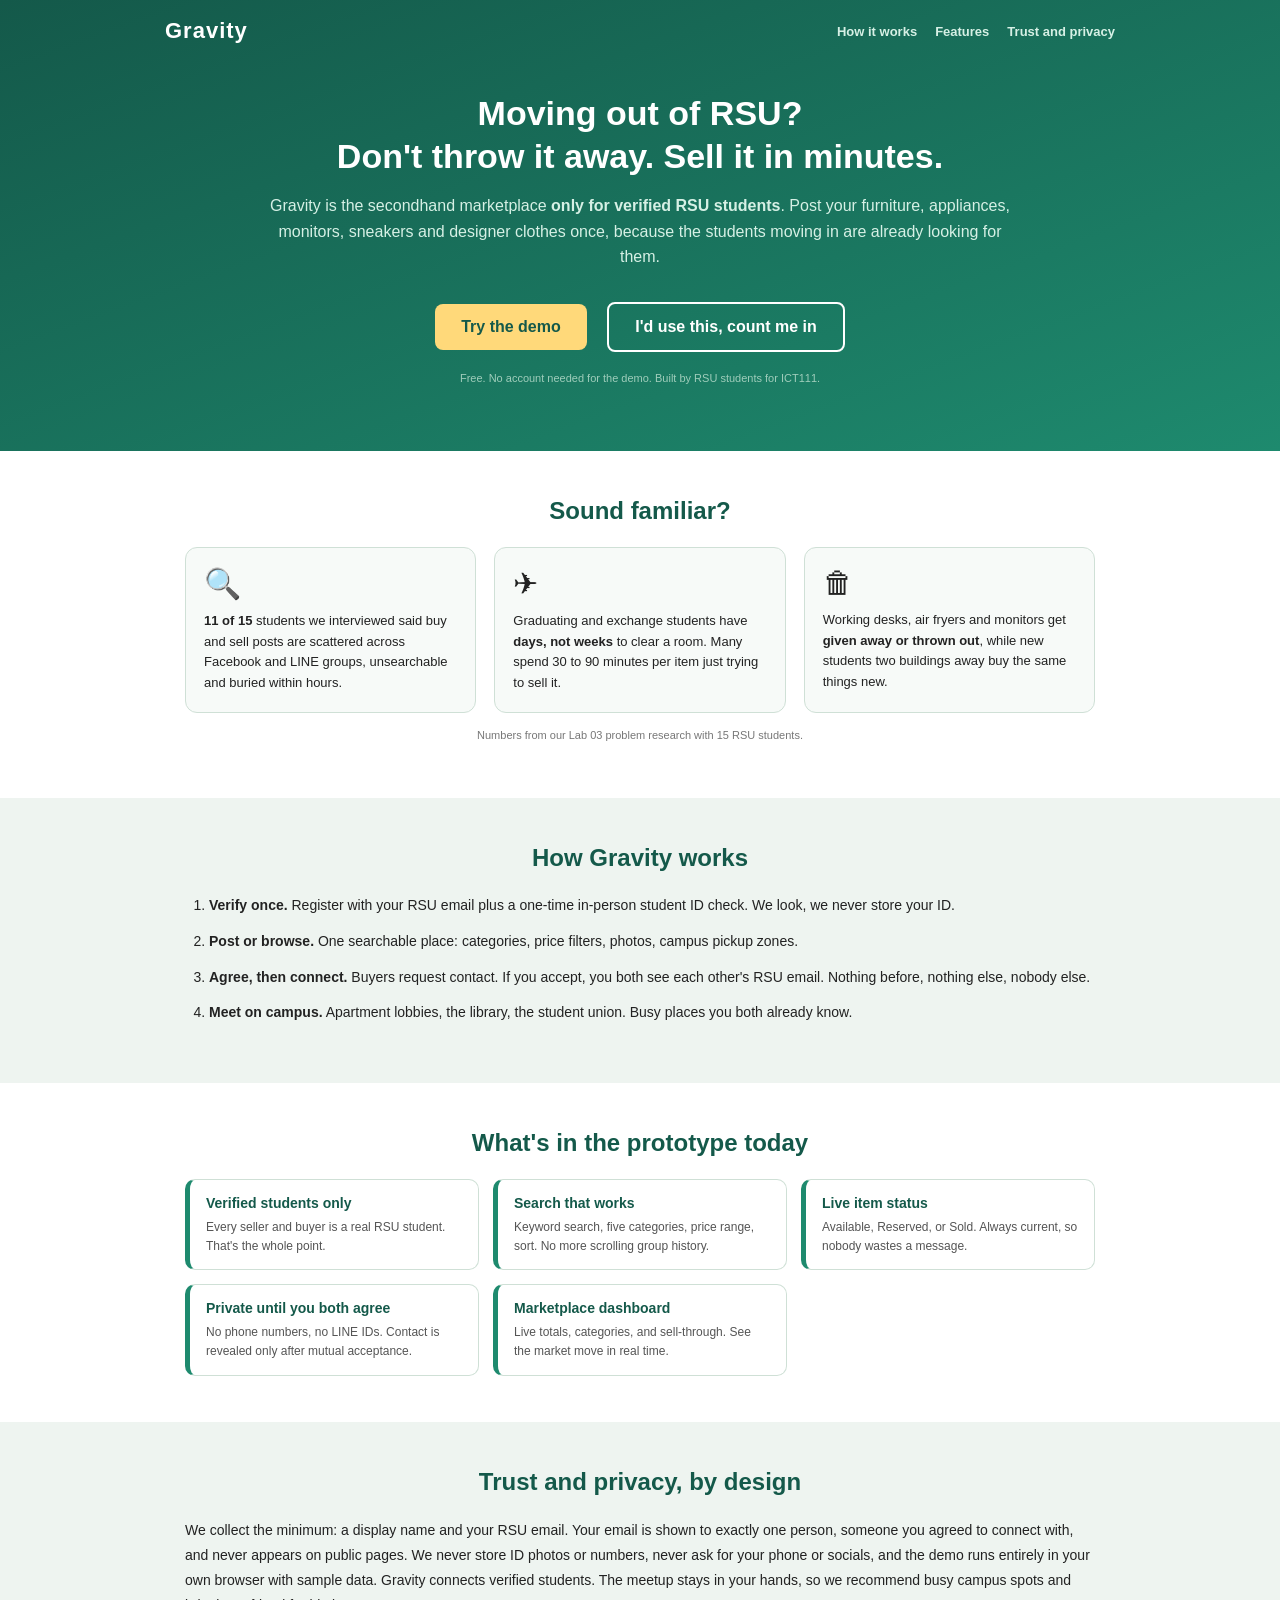
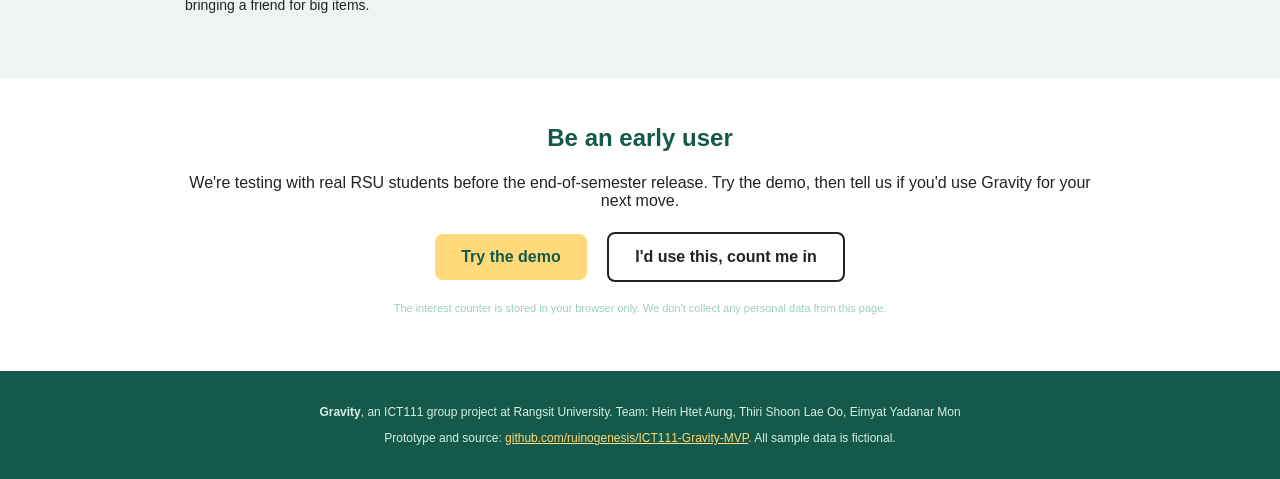
<file: landing-page/index.html>
<!DOCTYPE html>
<html lang="en">
<head>
<meta charset="UTF-8">
<meta name="viewport" content="width=device-width, initial-scale=1.0">
<title>Gravity: Sell and find secondhand at RSU</title>
<meta name="description" content="The verified secondhand marketplace for RSU students. Post once, be found fast. Furniture, appliances, electronics, clothing.">
<link rel="stylesheet" href="style.css">
</head>
<body>

<div class="hero">
  <div class="hero-nav">
    <span class="logo">Gravity</span>
    <a href="#how">How it works</a>
    <a href="#features">Features</a>
    <a href="#trust">Trust and privacy</a>
  </div>
  <div class="hero-inner">
    <h1>Moving out of RSU?<br>Don't throw it away. Sell it in minutes.</h1>
    <p class="sub">Gravity is the secondhand marketplace <b>only for verified RSU students</b>. Post your furniture, appliances, monitors, sneakers and designer clothes once, because the students moving in are already looking for them.</p>
    <a class="cta" id="cta-demo" href="https://ruinogenesis.github.io/ICT111-Gravity-MVP/prototype/index.html">Try the demo</a>
    <a class="cta ghost" id="cta-interest" href="#interest">I'd use this, count me in</a>
    <p class="tiny">Free. No account needed for the demo. Built by RSU students for ICT111.</p>
  </div>
</div>

<div class="band">
  <h2>Sound familiar?</h2>
  <div class="cols">
    <div class="col">
      <span class="big">&#128269;</span>
      <p><b>11 of 15</b> students we interviewed said buy and sell posts are scattered across Facebook and LINE groups, unsearchable and buried within hours.</p>
    </div>
    <div class="col">
      <span class="big">&#9992;</span>
      <p>Graduating and exchange students have <b>days, not weeks</b> to clear a room. Many spend 30 to 90 minutes per item just trying to sell it.</p>
    </div>
    <div class="col">
      <span class="big">&#128465;</span>
      <p>Working desks, air fryers and monitors get <b>given away or thrown out</b>, while new students two buildings away buy the same things new.</p>
    </div>
  </div>
  <p class="src">Numbers from our Lab 03 problem research with 15 RSU students.</p>
</div>

<div class="band alt" id="how">
  <h2>How Gravity works</h2>
  <ol class="steps">
    <li><b>Verify once.</b> Register with your RSU email plus a one-time in-person student ID check. We look, we never store your ID.</li>
    <li><b>Post or browse.</b> One searchable place: categories, price filters, photos, campus pickup zones.</li>
    <li><b>Agree, then connect.</b> Buyers request contact. If you accept, you both see each other's RSU email. Nothing before, nothing else, nobody else.</li>
    <li><b>Meet on campus.</b> Apartment lobbies, the library, the student union. Busy places you both already know.</li>
  </ol>
</div>

<div class="band" id="features">
  <h2>What's in the prototype today</h2>
  <div class="feat-grid">
    <div class="feat"><b>Verified students only</b><p>Every seller and buyer is a real RSU student. That's the whole point.</p></div>
    <div class="feat"><b>Search that works</b><p>Keyword search, five categories, price range, sort. No more scrolling group history.</p></div>
    <div class="feat"><b>Live item status</b><p>Available, Reserved, or Sold. Always current, so nobody wastes a message.</p></div>
    <div class="feat"><b>Private until you both agree</b><p>No phone numbers, no LINE IDs. Contact is revealed only after mutual acceptance.</p></div>
    <div class="feat"><b>Marketplace dashboard</b><p>Live totals, categories, and sell-through. See the market move in real time.</p></div>
  </div>
</div>

<div class="band alt" id="trust">
  <h2>Trust and privacy, by design</h2>
  <p class="trust-p">We collect the minimum: a display name and your RSU email. Your email is shown to exactly one person, someone you agreed to connect with, and never appears on public pages. We never store ID photos or numbers, never ask for your phone or socials, and the demo runs entirely in your own browser with sample data. Gravity connects verified students. The meetup stays in your hands, so we recommend busy campus spots and bringing a friend for big items.</p>
</div>

<div class="band" id="interest">
  <h2>Be an early user</h2>
  <p>We're testing with real RSU students before the end-of-semester release. Try the demo, then tell us if you'd use Gravity for your next move.</p>
  <a class="cta" id="cta-demo2" href="https://ruinogenesis.github.io/ICT111-Gravity-MVP/prototype/index.html">Try the demo</a>
  <button class="cta ghost" id="interest-btn" onclick="countMeIn()">I'd use this, count me in</button>
  <p id="interest-msg" class="tiny hidden"></p>
  <p class="tiny">The interest counter is stored in your browser only. We don't collect any personal data from this page.</p>
</div>

<div class="footer">
  <p><b>Gravity</b>, an ICT111 group project at Rangsit University. Team: Hein Htet Aung, Thiri Shoon Lae Oo, Eimyat Yadanar Mon</p>
  <p>Prototype and source: <a href="https://github.com/ruinogenesis/ICT111-Gravity-MVP">github.com/ruinogenesis/ICT111-Gravity-MVP</a>. All sample data is fictional.</p>
</div>

<script src="script.js"></script>
</body>
</html>
</file>
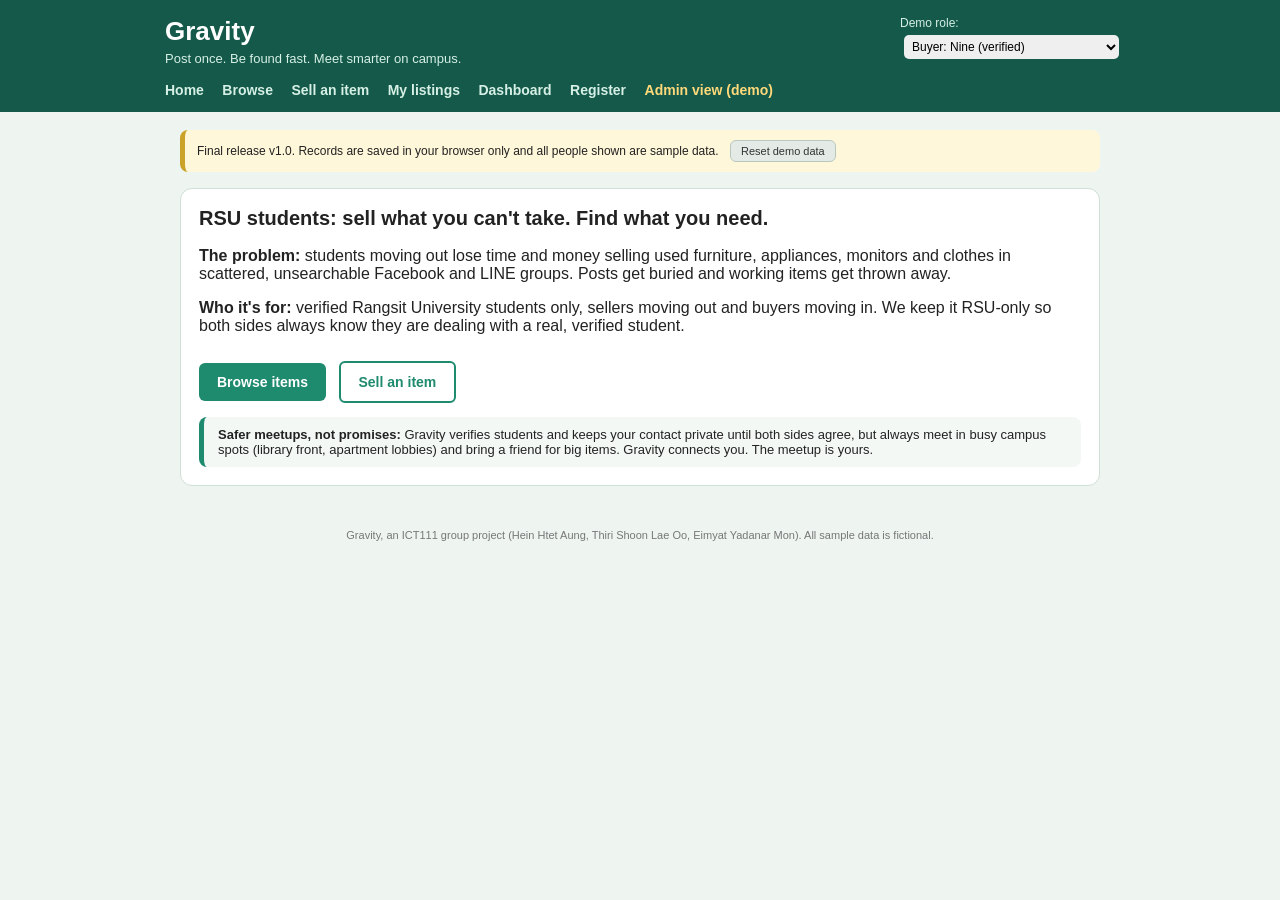
<file: prototype/index.html>
<!DOCTYPE html>
<html lang="en">
<head>
<meta charset="UTF-8">
<meta name="viewport" content="width=device-width, initial-scale=1.0">
<title>Gravity: RSU Student Secondhand Marketplace</title>
<link rel="stylesheet" href="style.css">
</head>
<body>

<div class="topbar">
  <div class="topbar-inner">
    <div>
      <h1>Gravity</h1>
      <p>Post once. Be found fast. Meet smarter on campus.</p>
    </div>
    <div class="rolebox">
      Demo role:
      <select id="role-select" onchange="changeRole()">
        <option value="buyer">Buyer: Nine (verified)</option>
        <option value="seller">Seller: Su Su (verified)</option>
        <option value="admin">Admin (demo)</option>
      </select>
    </div>
  </div>
  <div class="menu">
    <a href="#" id="link-home" onclick="showScreen('home'); return false;">Home</a>
    <a href="#" id="link-browse" onclick="showScreen('browse'); return false;">Browse</a>
    <a href="#" id="link-sell" onclick="showScreen('sell'); return false;">Sell an item</a>
    <a href="#" id="link-mylistings" onclick="showScreen('mylistings'); return false;">My listings</a>
    <a href="#" id="link-dashboard" onclick="showScreen('dashboard'); return false;">Dashboard</a>
    <a href="#" id="link-register" onclick="showScreen('register'); return false;">Register</a>
    <a href="#" id="link-admin" class="admin-link" onclick="showScreen('admin'); return false;">Admin view (demo)</a>
  </div>
</div>

<div class="page">

<div class="note">
  Final release v1.0. Records are saved in your browser only and all people shown are sample data.
  <button class="small-btn" onclick="resetData()">Reset demo data</button>
</div>

<div class="screen" id="screen-home">
  <div class="box">
    <h2>RSU students: sell what you can't take. Find what you need.</h2>
    <p><b>The problem:</b> students moving out lose time and money selling used furniture, appliances, monitors and clothes in scattered, unsearchable Facebook and LINE groups. Posts get buried and working items get thrown away.</p>
    <p><b>Who it's for:</b> verified Rangsit University students only, sellers moving out and buyers moving in. We keep it RSU-only so both sides always know they are dealing with a real, verified student.</p>
    <button class="mainbtn" onclick="showScreen('browse')">Browse items</button>
    <button class="mainbtn light" onclick="showScreen('sell')">Sell an item</button>
    <div class="safety">
      <b>Safer meetups, not promises:</b> Gravity verifies students and keeps your contact private until both sides agree, but always meet in busy campus spots (library front, apartment lobbies) and bring a friend for big items. Gravity connects you. The meetup is yours.
    </div>
  </div>
</div>

<div class="screen hidden" id="screen-browse">
  <div class="box">
    <h2>Browse listings</h2>
    <input type="text" id="search" placeholder="Search by item name or pickup area..." oninput="renderList()">
    <div class="filter-row">
      <b>Category:</b>
      <span id="cat-chips"></span>
    </div>
    <div class="filter-row">
      <b>Price (THB):</b>
      <input type="number" id="price-min" class="price-input" placeholder="min" oninput="renderList()">
      <span>to</span>
      <input type="number" id="price-max" class="price-input" placeholder="max" oninput="renderList()">
      <label class="chk"><input type="checkbox" id="show-sold" onchange="renderList()"> show Sold items</label>
    </div>
    <div class="filter-row">
      <b>Sort:</b>
      <select id="sort-select" class="sort-select" onchange="renderList()">
        <option value="new">Newest first</option>
        <option value="low">Price: low to high</option>
        <option value="high">Price: high to low</option>
      </select>
    </div>
    <p class="small">Tip: <span class="status st-reserved">Reserved</span> means a buyer already agreed with the seller. It is not final, because the item becomes <span class="status st-available">Available</span> again if the deal falls through.</p>
    <div id="cards"></div>
    <p id="empty-msg" class="small hidden">No items match your search. Try clearing the filters.</p>
  </div>
</div>

<div class="screen hidden" id="screen-sell">
  <div class="box">
    <h2>Create a listing</h2>
    <p class="small">Fields with * are required. Please do not put phone numbers or social accounts in the text, because buyers reach you through Gravity and your RSU email is shared only after you both agree.</p>
    <label>Item title *</label>
    <input type="text" id="f-title" maxlength="60" placeholder="e.g. Wooden study desk">
    <label>Category *</label>
    <select id="f-cat"><option value="">choose one</option></select>
    <label>Price (THB) *</label>
    <input type="number" id="f-price" placeholder="e.g. 800">
    <label>Condition *</label>
    <select id="f-cond">
      <option value="">choose one</option>
      <option>Like new</option>
      <option>Good</option>
      <option>Fair</option>
    </select>
    <label>Pickup area * <span class="small">(general campus zones only, never your room number)</span></label>
    <select id="f-area">
      <option value="">choose one</option>
      <option>The Next 2 Apartment lobby</option>
      <option>U Campus lobby</option>
      <option>Building 6</option>
      <option>ICT building</option>
      <option>Library meetup point</option>
      <option>Student union</option>
      <option>Other campus zone</option>
    </select>
    <label>Photo <span class="small">(item only, no people or room backgrounds)</span></label>
    <select id="f-photo">
      <option value="">no photo</option>
      <option value="&#128715;">furniture photo</option>
      <option value="&#129382;">appliance photo</option>
      <option value="&#128421;">monitor photo</option>
      <option value="&#128241;">electronics photo</option>
      <option value="&#128087;">clothing photo</option>
      <option value="&#128095;">sneakers photo</option>
      <option value="&#128230;">other item photo</option>
    </select>
    <label>Description <span class="small">(optional, max 300 characters)</span></label>
    <textarea id="f-desc" rows="3" maxlength="300"></textarea>
    <button class="mainbtn" onclick="postListing()">Post listing</button>
    <p id="form-msg" class="msg hidden"></p>
  </div>
</div>

<div class="screen hidden" id="screen-mylistings">
  <div class="box">
    <h2>My listings</h2>
    <p class="small" id="mylistings-intro"></p>
    <h3>Contact requests for my items <span id="req-badge" class="status st-reserved hidden"></span></h3>
    <p class="small">Accepting shares your RSU email with that buyer only, and shows you theirs. Nothing is shared on Decline.</p>
    <table class="detail-table" id="my-requests-table"></table>
    <h3>Items I am selling</h3>
    <table class="detail-table" id="my-listings-table"></table>
    <h3>My sent requests (as buyer)</h3>
    <table class="detail-table" id="my-sent-table"></table>
    <p id="my-msg" class="msg hidden"></p>
  </div>
</div>

<div class="screen hidden" id="screen-detail">
  <div class="box">
    <a href="#" onclick="showScreen('browse'); return false;">Back to listings</a>
    <div class="detail-head">
      <div class="photo-box" id="d-photo"></div>
      <div>
        <h2 id="d-title"></h2>
        <p class="price"><span id="d-price"></span> THB</p>
        <p><span id="d-status" class="status"></span></p>
        <p id="d-status-note" class="small"></p>
      </div>
    </div>
    <p class="trust-line">&#10003; This seller was verified in person by the Gravity team. RSU email checked, student ID seen once, never stored.</p>
    <table class="detail-table">
      <tr><th>Category</th><td id="d-cat"></td></tr>
      <tr><th>Condition</th><td id="d-cond"></td></tr>
      <tr><th>Pickup area</th><td id="d-area"></td></tr>
      <tr><th>Posted</th><td id="d-date"></td></tr>
      <tr><th>Seller</th><td><span id="d-seller"></span> <span class="check" id="d-verified"></span></td></tr>
      <tr><th>Description</th><td id="d-desc"></td></tr>
    </table>
    <p class="small">Verification is simulated in this demo. No personal contact details are shown on this page, and that is by design.</p>
    <button class="mainbtn" id="contact-btn" onclick="requestContact()">Request contact</button>
    <div id="contact-explainer" class="explainer hidden">
      <b>What happens next?</b>
      <ol>
        <li>The seller sees your request in their Gravity account.</li>
        <li>If they accept, both of you see each other's RSU email. Nothing else, and nobody else sees it.</li>
        <li>You email each other to agree a time at the pickup area. Meet in busy campus spots.</li>
      </ol>
    </div>
    <p id="contact-msg" class="msg hidden"></p>
  </div>
</div>

<div class="screen hidden" id="screen-dashboard">
  <div class="box">
    <h2>Marketplace dashboard</h2>
    <div class="stat-row" id="stat-cards"></div>
    <h3>Listings per category</h3>
    <div id="cat-chart" class="chart"></div>
    <h3>Status overview</h3>
    <div id="status-chart" class="chart"></div>
  </div>
  <div class="box">
    <h2>Startup and product metrics</h2>
    <div class="stat-row" id="metric-cards"></div>
    <h3>Validation metrics (user testing)</h3>
    <div class="stat-row" id="validation-cards"></div>
    <p class="small">Validation numbers come from our Lab 08 and Lab 13 user testing. All other metrics are calculated from the records in this browser.</p>
  </div>
</div>

<div class="screen hidden" id="screen-register">
  <div class="box">
    <h2>Register: RSU students only</h2>
    <p class="small">Every account is a real Rangsit University student, verified by RSU email plus a one-time in-person student ID check. We look at your ID once and we never store ID photos or numbers.</p>
    <label>Display name * <span class="small">(nickname is fine)</span></label>
    <input type="text" id="r-name" maxlength="40" placeholder="e.g. Su Su">
    <label>RSU email *</label>
    <input type="text" id="r-email" placeholder="your.name@rsu.ac.th">
    <p class="small">We collect only your display name and RSU email. Your email is shown to exactly one person, a buyer or seller you both agreed to connect with, and never appears on public pages.</p>
    <button class="mainbtn" onclick="register()">Register</button>
    <p id="register-msg" class="msg hidden"></p>
  </div>
</div>

<div class="screen hidden" id="screen-admin">
  <div class="box admin-box">
    <h2>Admin view (demo)</h2>
    <p class="small">Admin-only screen, separated from all public screens. The admin role is simulated with the role switcher because this prototype has no server.</p>
    <h3>Accounts pending verification</h3>
    <table class="detail-table" id="admin-users"></table>
    <h3>All contact requests</h3>
    <table class="detail-table" id="admin-requests"></table>
    <h3>Manage listings</h3>
    <table class="detail-table" id="admin-listings"></table>
    <p id="admin-msg" class="msg hidden"></p>
  </div>
</div>

</div>

<div class="footer">
  <p>Gravity, an ICT111 group project (Hein Htet Aung, Thiri Shoon Lae Oo, Eimyat Yadanar Mon). All sample data is fictional.</p>
</div>

<script src="script.js"></script>
</body>
</html>
</file>
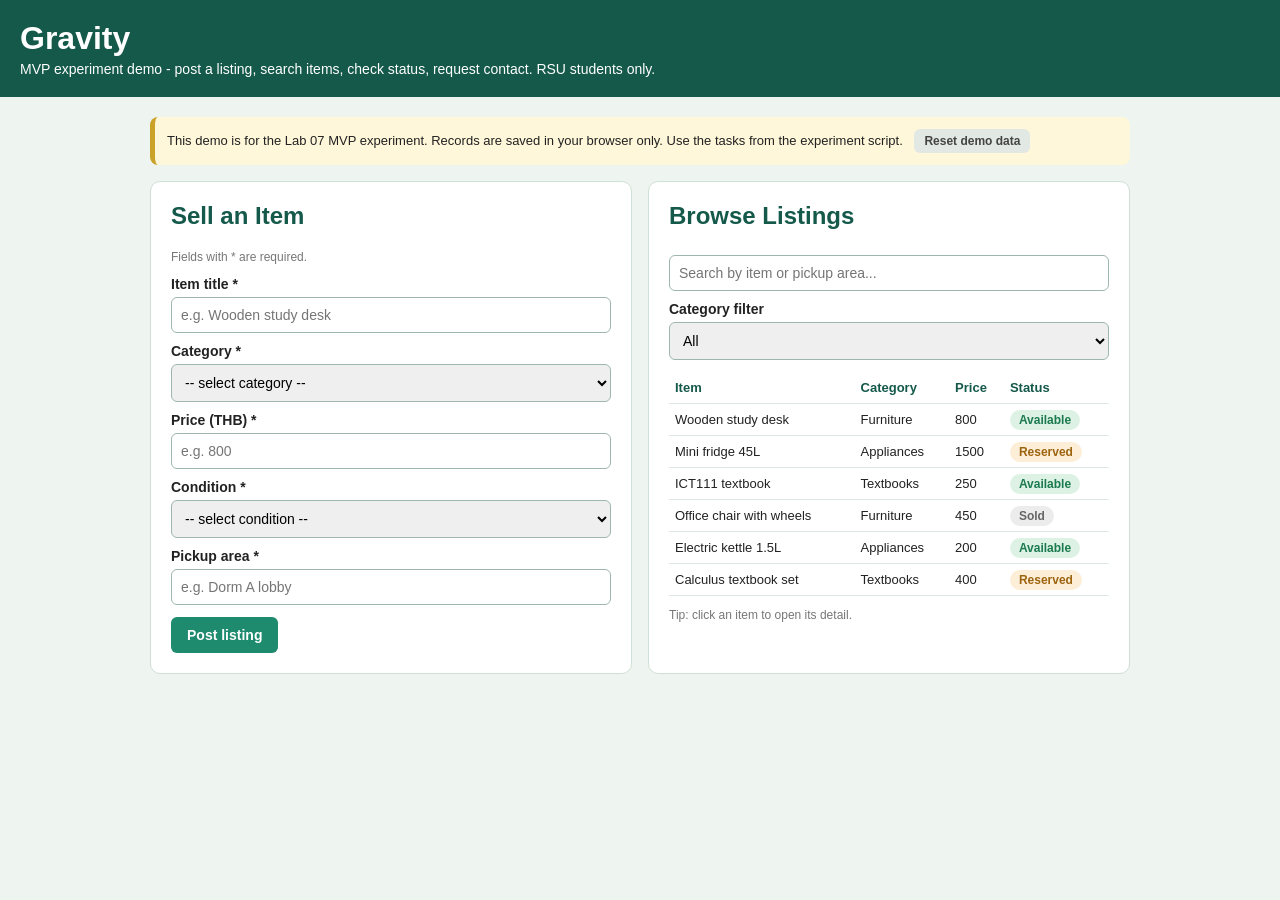
<file: prototype/mvp-demo.html>
<!DOCTYPE html>
<html lang="en">
<head>
<meta charset="UTF-8">
<meta name="viewport" content="width=device-width, initial-scale=1.0">
<title>Gravity MVP Experiment Demo</title>
<style>
body { font-family: Verdana, Arial, sans-serif; margin: 0; background: #eef4f0; color: #222; }
.topbar { background: #14594a; color: white; padding: 20px; }
.topbar h1 { margin: 0; }
.topbar p { margin: 4px 0 0 0; font-size: 14px; }
.page { max-width: 980px; margin: 20px auto; padding: 0 15px; }
.note { background: #fff7d9; border-left: 5px solid #c9a227; padding: 12px; border-radius: 8px; font-size: 13px; margin-bottom: 16px; }
.grid { display: grid; grid-template-columns: repeat(auto-fit, minmax(300px, 1fr)); gap: 16px; }
.box { background: white; border: 1px solid #cfe0d6; border-radius: 10px; padding: 20px; margin-bottom: 16px; }
h2 { margin-top: 0; color: #14594a; }
label { display: block; font-weight: bold; font-size: 14px; margin-top: 10px; }
input, select, textarea { width: 100%; box-sizing: border-box; padding: 9px; margin-top: 5px; border: 1px solid #9db8ab; border-radius: 6px; font-family: inherit; font-size: 14px; }
button { background: #1e8a6e; color: white; border: none; padding: 10px 16px; border-radius: 6px; font-weight: bold; font-size: 14px; margin-top: 12px; cursor: pointer; }
button.gray { background: #e2e8e4; color: #444; }
table { width: 100%; border-collapse: collapse; margin-top: 12px; }
th, td { border-bottom: 1px solid #e0e8e3; padding: 8px 6px; text-align: left; font-size: 13px; }
th { color: #14594a; }
tr.item-row { cursor: pointer; }
tr.item-row:hover { background: #eef7f2; }
.status { font-size: 12px; font-weight: bold; padding: 3px 9px; border-radius: 20px; white-space: nowrap; }
.st-available { background: #ddf2e4; color: #1a7a4e; }
.st-reserved { background: #fdeed7; color: #9c6410; }
.st-sold { background: #ececec; color: #666; }
.msg { padding: 9px; border-radius: 6px; font-size: 13px; margin-top: 10px; display: none; }
.msg.err { background: #fbe3e3; color: #a33; display: block; }
.msg.ok { background: #ddf2e4; color: #1a7a4e; display: block; }
.check { color: #1a7a4e; font-weight: bold; font-size: 13px; }
.small { font-size: 12px; color: #777; }
#detail { display: none; }
</style>
</head>
<body>

<div class="topbar">
<h1>Gravity</h1>
<p>MVP experiment demo - post a listing, search items, check status, request contact. RSU students only.</p>
</div>

<div class="page">

<div class="note">This demo is for the Lab 07 MVP experiment. Records are saved in your browser only. Use the tasks from the experiment script. <button class="gray" onclick="resetData()" style="margin:0 0 0 8px; padding:5px 10px; font-size:12px;">Reset demo data</button></div>

<div class="grid">

<div class="box">
<h2>Sell an Item</h2>
<p class="small">Fields with * are required.</p>
<label>Item title *</label>
<input id="f-title" placeholder="e.g. Wooden study desk">
<label>Category *</label>
<select id="f-cat">
<option value="">-- select category --</option>
<option>Furniture</option>
<option>Appliances</option>
<option>Textbooks</option>
<option>Other</option>
</select>
<label>Price (THB) *</label>
<input id="f-price" type="number" placeholder="e.g. 800">
<label>Condition *</label>
<select id="f-cond">
<option value="">-- select condition --</option>
<option>Like new</option>
<option>Good</option>
<option>Fair</option>
</select>
<label>Pickup area *</label>
<input id="f-area" placeholder="e.g. Dorm A lobby">
<p id="form-msg" class="msg"></p>
<button onclick="postListing()">Post listing</button>
</div>

<div class="box">
<h2>Browse Listings</h2>
<input id="search" placeholder="Search by item or pickup area..." oninput="renderList()">
<label>Category filter</label>
<select id="filter-cat" onchange="renderList()">
<option>All</option>
<option>Furniture</option>
<option>Appliances</option>
<option>Textbooks</option>
<option>Other</option>
</select>
<table>
<thead><tr><th>Item</th><th>Category</th><th>Price</th><th>Status</th></tr></thead>
<tbody id="rows"></tbody>
</table>
<p class="small" id="empty-msg" style="display:none;">No items match - try a different keyword or category.</p>
<p class="small">Tip: click an item to open its detail.</p>
</div>

</div>

<div class="box" id="detail">
<h2 id="d-title"></h2>
<p><b>Price:</b> <span id="d-price"></span> THB &nbsp; <span id="d-status" class="status"></span></p>
<p><b>Category:</b> <span id="d-cat"></span> &nbsp; <b>Condition:</b> <span id="d-cond"></span></p>
<p><b>Pickup area:</b> <span id="d-area"></span></p>
<p><b>Seller:</b> <span id="d-seller"></span> <span class="check">RSU verified</span></p>
<p id="contact-msg" class="msg"></p>
<button id="contact-btn" onclick="requestContact()">Request contact</button>
<p class="small">No phone or social accounts are shown. Contact details are revealed only after the seller accepts your request.</p>
</div>

</div>

<script>
var seedListings = [
  {title:"Wooden study desk", cat:"Furniture", price:800, cond:"Good", area:"Dorm A lobby", seller:"Su Su", status:"Available"},
  {title:"Mini fridge 45L", cat:"Appliances", price:1500, cond:"Like new", area:"Building 6", seller:"Su Su", status:"Reserved"},
  {title:"ICT111 textbook", cat:"Textbooks", price:250, cond:"Good", area:"ICT building", seller:"Kaung M.", status:"Available"},
  {title:"Office chair with wheels", cat:"Furniture", price:450, cond:"Fair", area:"Dorm B", seller:"Nine", status:"Sold"},
  {title:"Electric kettle 1.5L", cat:"Appliances", price:200, cond:"Good", area:"Dorm A", seller:"Kaung M.", status:"Available"},
  {title:"Calculus textbook set", cat:"Textbooks", price:400, cond:"Like new", area:"Library meetup", seller:"Nine", status:"Reserved"}
];

var listings = JSON.parse(localStorage.getItem("gravityDemoListings") || "null") || seedListings.slice();

function save() {
  localStorage.setItem("gravityDemoListings", JSON.stringify(listings));
}

function resetData() {
  listings = seedListings.slice();
  save();
  document.getElementById("detail").style.display = "none";
  renderList();
}

function postListing() {
  var title = document.getElementById("f-title").value.trim();
  var cat = document.getElementById("f-cat").value;
  var price = document.getElementById("f-price").value;
  var cond = document.getElementById("f-cond").value;
  var area = document.getElementById("f-area").value.trim();
  var msg = document.getElementById("form-msg");

  if (!title || !cat || !price || !cond || !area) {
    msg.className = "msg err";
    msg.textContent = "Please complete required fields.";
    return;
  }
  if (Number(price) <= 0) {
    msg.className = "msg err";
    msg.textContent = "Price must be a positive number.";
    return;
  }

  listings.push({title:title, cat:cat, price:Number(price), cond:cond, area:area, seller:"You (verified)", status:"Available"});
  save();
  msg.className = "msg ok";
  msg.textContent = "Listing posted successfully - status: Available.";
  document.getElementById("f-title").value = "";
  document.getElementById("f-cat").value = "";
  document.getElementById("f-price").value = "";
  document.getElementById("f-cond").value = "";
  document.getElementById("f-area").value = "";
  renderList();
}

function statusClass(s) {
  if (s === "Available") return "status st-available";
  if (s === "Reserved") return "status st-reserved";
  return "status st-sold";
}

function renderList() {
  var q = document.getElementById("search").value.toLowerCase();
  var cat = document.getElementById("filter-cat").value;
  var tbody = document.getElementById("rows");
  tbody.innerHTML = "";
  var shown = 0;
  for (var i = 0; i < listings.length; i++) {
    var l = listings[i];
    var text = (l.title + " " + l.area).toLowerCase();
    if (cat !== "All" && l.cat !== cat) continue;
    if (q && text.indexOf(q) === -1) continue;
    var tr = document.createElement("tr");
    tr.className = "item-row";
    tr.innerHTML = "<td>" + l.title + "</td><td>" + l.cat + "</td><td>" + l.price + "</td><td><span class='" + statusClass(l.status) + "'>" + l.status + "</span></td>";
    tr.onclick = (function(idx){ return function(){ showDetail(idx); }; })(i);
    tbody.appendChild(tr);
    shown++;
  }
  document.getElementById("empty-msg").style.display = shown === 0 ? "block" : "none";
}

function showDetail(i) {
  var l = listings[i];
  document.getElementById("d-title").textContent = l.title;
  document.getElementById("d-price").textContent = l.price;
  document.getElementById("d-cat").textContent = l.cat;
  document.getElementById("d-cond").textContent = l.cond;
  document.getElementById("d-area").textContent = l.area;
  document.getElementById("d-seller").textContent = l.seller;
  var st = document.getElementById("d-status");
  st.textContent = l.status;
  st.className = statusClass(l.status);
  var btn = document.getElementById("contact-btn");
  var cmsg = document.getElementById("contact-msg");
  cmsg.className = "msg";
  cmsg.textContent = "";
  if (l.status === "Sold") {
    btn.disabled = true;
    btn.textContent = "Item sold";
  } else {
    btn.disabled = false;
    btn.textContent = "Request contact";
  }
  document.getElementById("detail").style.display = "block";
  document.getElementById("detail").scrollIntoView({behavior:"smooth"});
}

function requestContact() {
  var cmsg = document.getElementById("contact-msg");
  cmsg.className = "msg ok";
  cmsg.textContent = "Contact request sent - you will see the seller's contact once they accept.";
  var btn = document.getElementById("contact-btn");
  btn.disabled = true;
  btn.textContent = "Request sent";
}

renderList();
</script>

</body>
</html>
</file>
<file: landing-page/style.css>
* { box-sizing: border-box; }
body { font-family: Verdana, Arial, sans-serif; margin: 0; color: #222; background: #fff; }

.hero { background: linear-gradient(160deg, #14594a 0%, #1e8a6e 100%); color: white; padding: 0 20px 56px; }
.hero-nav { max-width: 950px; margin: 0 auto; padding: 18px 0; display: flex; align-items: center; gap: 18px; flex-wrap: wrap; }
.logo { font-size: 22px; font-weight: bold; letter-spacing: 1px; margin-right: auto; }
.hero-nav a { color: #d6f0e5; text-decoration: none; font-size: 13px; font-weight: bold; }
.hero-nav a:hover { color: white; }
.hero-inner { max-width: 760px; margin: 30px auto 0; text-align: center; }
.hero h1 { font-size: 34px; line-height: 1.25; margin: 0 0 16px; }
.sub { font-size: 16px; line-height: 1.6; color: #d6f0e5; margin: 0 0 26px; }
.tiny { font-size: 11px; color: #9fcdbb; margin-top: 14px; }

.cta { display: inline-block; background: #ffd97a; color: #14594a; font-weight: bold; font-size: 16px; padding: 14px 26px; border-radius: 8px; text-decoration: none; border: none; cursor: pointer; margin: 6px 8px; font-family: inherit; }
.cta:hover { background: #ffe9ad; }
.cta.ghost { background: transparent; color: inherit; border: 2px solid currentColor; }

.band { max-width: 950px; margin: 0 auto; padding: 46px 20px; text-align: center; }
.band.alt { max-width: none; background: #eef4f0; }
.band.alt > * { max-width: 910px; margin-left: auto; margin-right: auto; }
.band h2 { font-size: 24px; color: #14594a; margin: 0 0 22px; }

.cols { display: grid; grid-template-columns: repeat(auto-fit, minmax(220px, 1fr)); gap: 18px; text-align: left; }
.col { background: #f7faf8; border: 1px solid #cfe0d6; border-radius: 12px; padding: 18px; }
.col .big { font-size: 30px; }
.col p { font-size: 13px; line-height: 1.6; margin: 10px 0 0; }
.src { font-size: 11px; color: #777; margin-top: 16px; }

.steps { text-align: left; font-size: 14px; line-height: 1.7; padding-left: 24px; margin: 0 auto; max-width: 640px; }
.steps li { margin-bottom: 12px; }

.feat-grid { display: grid; grid-template-columns: repeat(auto-fit, minmax(240px, 1fr)); gap: 14px; text-align: left; }
.feat { border: 1px solid #cfe0d6; border-left: 5px solid #1e8a6e; border-radius: 10px; padding: 14px 16px; background: white; }
.feat b { color: #14594a; font-size: 14px; }
.feat p { font-size: 12px; color: #555; line-height: 1.55; margin: 6px 0 0; }

.trust-p { font-size: 14px; line-height: 1.8; text-align: left; }

.footer { background: #14594a; color: #d6f0e5; text-align: center; font-size: 12px; padding: 22px 15px; }
.footer a { color: #ffd97a; }
.hidden { display: none; }

@media (max-width: 600px) {
  .hero h1 { font-size: 25px; }
  .band { padding: 34px 16px; }
}
</file>
<file: prototype/style.css>
* {
  box-sizing: border-box;
}

body {
  font-family: Verdana, Arial, sans-serif;
  margin: 0;
  background: #eef4f0;
  color: #222;
}

.hidden {
  display: none;
}

.topbar {
  background: #14594a;
  color: white;
  padding: 16px 20px 10px;
}

.topbar-inner {
  max-width: 950px;
  margin: 0 auto;
  display: flex;
  justify-content: space-between;
  flex-wrap: wrap;
  gap: 10px;
}

.topbar h1 {
  margin: 0;
  font-size: 26px;
}

.topbar p {
  margin: 4px 0 8px 0;
  font-size: 13px;
  color: #d6f0e5;
}

.rolebox {
  font-size: 12px;
  color: #d6f0e5;
}

.rolebox select {
  font-size: 12px;
  padding: 4px;
  border-radius: 5px;
  border: none;
  margin-left: 4px;
}

.menu {
  max-width: 950px;
  margin: 4px auto 0 auto;
}

.menu a {
  color: #d6f0e5;
  margin-right: 14px;
  text-decoration: none;
  font-weight: bold;
  font-size: 14px;
  display: inline-block;
  padding: 4px 0;
}

.menu a:hover {
  color: white;
  text-decoration: underline;
}

.menu a.active {
  color: white;
  border-bottom: 3px solid #7fd6b8;
}

.menu a.admin-link {
  color: #ffd97a;
}

.page {
  max-width: 950px;
  margin: 18px auto;
  padding: 0 15px;
}

.box {
  background: white;
  border: 1px solid #cfe0d6;
  border-radius: 12px;
  padding: 18px;
  margin-bottom: 18px;
}

.admin-box {
  border: 2px dashed #c9a227;
  background: #fffdf4;
}

.note {
  background: #fff7d9;
  border-left: 5px solid #c9a227;
  padding: 10px 12px;
  border-radius: 8px;
  font-size: 12px;
  margin-bottom: 16px;
}

.footer {
  text-align: center;
  font-size: 11px;
  color: #777;
  padding: 14px;
}

h2 {
  margin-top: 0;
  font-size: 20px;
}

h3 {
  font-size: 15px;
  margin: 18px 0 8px 0;
}

.small {
  font-size: 12px;
  color: #666;
}

.check {
  color: #1a7a4e;
  font-weight: bold;
  font-size: 12px;
}

.price {
  font-size: 20px;
  font-weight: bold;
  color: #14594a;
  margin: 4px 0;
}

button {
  font-family: inherit;
  cursor: pointer;
}

.mainbtn {
  background: #1e8a6e;
  color: white;
  border: none;
  padding: 11px 18px;
  border-radius: 6px;
  font-weight: bold;
  font-size: 14px;
  margin: 10px 8px 0 0;
}

.mainbtn:hover {
  background: #14594a;
}

.mainbtn:disabled {
  background: #9db8ab;
  cursor: default;
}

.mainbtn.light {
  background: white;
  color: #1e8a6e;
  border: 2px solid #1e8a6e;
}

.small-btn {
  background: #e4ebe7;
  color: #333;
  border: 1px solid #b8c8bf;
  border-radius: 6px;
  padding: 4px 10px;
  font-size: 11px;
  margin-left: 8px;
}

.row-btn {
  font-size: 11px;
  padding: 4px 8px;
  border-radius: 5px;
  border: 1px solid #b8c8bf;
  background: #f4f8f5;
  margin: 2px 3px 2px 0;
}

.row-btn.danger {
  border-color: #c0392b;
  color: #c0392b;
}

label {
  display: block;
  font-weight: bold;
  font-size: 13px;
  margin-top: 12px;
}

input, select, textarea {
  width: 100%;
  padding: 9px;
  margin-top: 5px;
  border: 1px solid #9db8ab;
  border-radius: 6px;
  font-family: inherit;
  font-size: 14px;
}

.price-input {
  width: 90px;
  display: inline-block;
  margin: 0 4px;
}

.sort-select {
  width: auto;
  display: inline-block;
  padding: 6px 9px;
  font-size: 13px;
}

.chk {
  font-size: 12px;
  font-weight: normal;
  margin-left: 14px;
  display: inline;
}

.chk input {
  width: auto;
}

.filter-row {
  margin: 10px 0;
  font-size: 13px;
  display: flex;
  align-items: center;
  flex-wrap: wrap;
  gap: 6px;
}

.cat {
  display: inline-block;
  border: 1px solid #9db8ab;
  border-radius: 20px;
  padding: 4px 12px;
  font-size: 12px;
  margin: 2px 4px 2px 0;
  cursor: pointer;
  background: white;
}

.cat.selected {
  background: #1e8a6e;
  color: white;
  border-color: #1e8a6e;
}

#cards {
  display: grid;
  grid-template-columns: repeat(auto-fill, minmax(260px, 1fr));
  gap: 12px;
  margin-top: 12px;
}

.card {
  border: 1px solid #cfe0d6;
  border-radius: 12px;
  padding: 12px;
  cursor: pointer;
  background: #fbfdfc;
  display: flex;
  gap: 10px;
}

.card:hover {
  border-color: #1e8a6e;
  background: #f2faf6;
  box-shadow: 0 2px 8px rgba(20, 89, 74, 0.12);
}

.card.dim {
  opacity: 0.6;
}

.card-photo {
  font-size: 30px;
  width: 48px;
  height: 48px;
  display: flex;
  align-items: center;
  justify-content: center;
  background: #eef4f0;
  border-radius: 8px;
}

.card h4 {
  margin: 0 0 4px 0;
  font-size: 14px;
}

.card p {
  margin: 2px 0;
  font-size: 12px;
  color: #555;
}

.status {
  font-size: 11px;
  font-weight: bold;
  padding: 3px 10px;
  border-radius: 20px;
}

.st-available {
  background: #d9f2e4;
  color: #1a7a4e;
}

.st-reserved {
  background: #ffe9c7;
  color: #a8690a;
}

.st-sold {
  background: #e4e4e4;
  color: #666;
}

.st-removed {
  background: #fbdcd7;
  color: #a03024;
}

.msg {
  padding: 10px;
  border-radius: 6px;
  font-size: 13px;
  margin-top: 12px;
}

.msg.ok {
  background: #d9f2e4;
  color: #14594a;
}

.msg.err {
  background: #fbdcd7;
  color: #a03024;
}

.explainer {
  background: #e8f2fb;
  border-left: 5px solid #3a7ca5;
  border-radius: 8px;
  padding: 10px 14px;
  font-size: 13px;
  margin-top: 12px;
}

.safety {
  background: #f4f8f5;
  border-left: 5px solid #1e8a6e;
  border-radius: 8px;
  padding: 10px 14px;
  font-size: 13px;
  margin-top: 14px;
}

.trust-line {
  background: #d9f2e4;
  color: #14594a;
  border-radius: 8px;
  padding: 9px 12px;
  font-size: 13px;
  font-weight: bold;
}

.detail-head {
  display: flex;
  gap: 16px;
  margin-bottom: 10px;
}

.photo-box {
  font-size: 54px;
  width: 110px;
  height: 110px;
  display: flex;
  align-items: center;
  justify-content: center;
  background: #eef4f0;
  border-radius: 12px;
}

.detail-table {
  width: 100%;
  border-collapse: collapse;
  font-size: 13px;
}

.detail-table th, .detail-table td {
  border-bottom: 1px solid #e0e8e3;
  padding: 8px 6px;
  text-align: left;
  vertical-align: top;
}

.detail-table th {
  color: #14594a;
  width: 130px;
}

.stat-row {
  display: grid;
  grid-template-columns: repeat(auto-fit, minmax(130px, 1fr));
  gap: 10px;
}

.stat {
  background: #f4f8f5;
  border: 1px solid #cfe0d6;
  border-radius: 10px;
  padding: 12px;
  text-align: center;
}

.stat b {
  display: block;
  font-size: 22px;
  color: #14594a;
}

.stat span {
  font-size: 11px;
  color: #666;
}

.chart {
  margin: 8px 0 4px 0;
}

.chart-row {
  display: flex;
  align-items: center;
  gap: 8px;
  margin: 5px 0;
  font-size: 12px;
}

.chart-label {
  width: 90px;
  text-align: right;
  color: #444;
}

.chart-track {
  flex: 1;
  background: #eef4f0;
  border-radius: 5px;
  height: 18px;
}

.chart-bar {
  background: #1e8a6e;
  height: 100%;
  border-radius: 5px;
}

.chart-value {
  width: 24px;
  font-weight: bold;
  color: #14594a;
}

@media (max-width: 600px) {
  .topbar-inner {
    display: block;
  }
  .menu a {
    margin-right: 10px;
    font-size: 13px;
  }
  .detail-head {
    display: block;
  }
  #cards {
    grid-template-columns: 1fr;
  }
  .detail-table th {
    width: 100px;
  }
}
</file>
